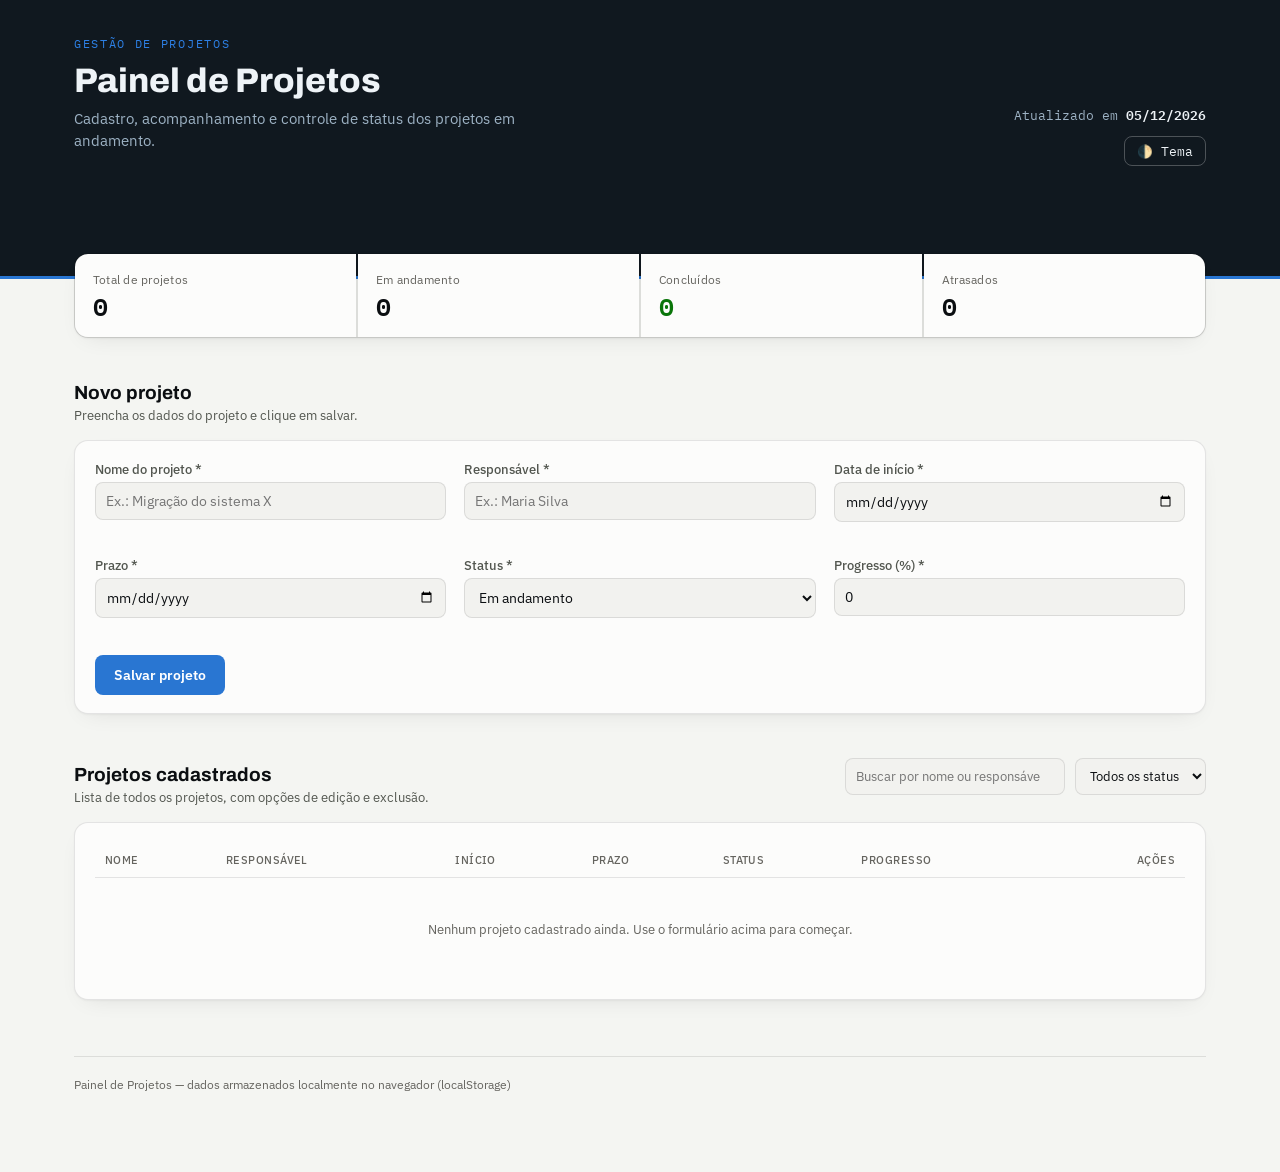
<file: index.html>
<!doctype html>
<html lang="pt-BR">
<head>
<meta charset="UTF-8">
<title>Painel de Projetos</title>
<meta name="viewport" content="width=device-width, initial-scale=1">
<link rel="preconnect" href="https://fonts.googleapis.com">
<link rel="preconnect" href="https://fonts.gstatic.com" crossorigin>
<link href="https://fonts.googleapis.com/css2?family=Archivo:wght@500;600;700;800&family=IBM+Plex+Sans:wght@400;500;600&family=IBM+Plex+Mono:wght@400;500;600&display=swap" rel="stylesheet">
<link rel="stylesheet" href="css/styles.css">
</head>
<body>

<div class="band">
  <div class="wrap">
    <div>
      <p class="eyebrow">Gestão de Projetos</p>
      <h1>Painel de Projetos</h1>
      <p class="sub">Cadastro, acompanhamento e controle de status dos projetos em andamento.</p>
    </div>
    <div class="band-meta">
      <span>Atualizado em <strong id="meta-date">—</strong></span>
      <button id="btn-theme" class="btn-ghost" type="button" title="Alternar tema">🌓 Tema</button>
    </div>
  </div>
</div>

<div class="wrap">
  <div class="kpis" id="kpi-row"></div>

  <section>
    <div class="section-head">
      <div>
        <h2 id="form-title">Novo projeto</h2>
        <p>Preencha os dados do projeto e clique em salvar.</p>
      </div>
    </div>
    <div class="card">
      <form id="project-form" novalidate>
        <input type="hidden" id="project-id">
        <div class="form-grid">
          <div class="field">
            <label for="f-nome">Nome do projeto *</label>
            <input type="text" id="f-nome" maxlength="120" required placeholder="Ex.: Migração do sistema X">
            <span class="error" data-for="f-nome"></span>
          </div>
          <div class="field">
            <label for="f-responsavel">Responsável *</label>
            <input type="text" id="f-responsavel" maxlength="80" required placeholder="Ex.: Maria Silva">
            <span class="error" data-for="f-responsavel"></span>
          </div>
          <div class="field">
            <label for="f-inicio">Data de início *</label>
            <input type="date" id="f-inicio" required>
            <span class="error" data-for="f-inicio"></span>
          </div>
          <div class="field">
            <label for="f-prazo">Prazo *</label>
            <input type="date" id="f-prazo" required>
            <span class="error" data-for="f-prazo"></span>
          </div>
          <div class="field">
            <label for="f-status">Status *</label>
            <select id="f-status" required>
              <option value="planejado">Planejado</option>
              <option value="andamento" selected>Em andamento</option>
              <option value="concluido">Concluído</option>
            </select>
            <span class="error" data-for="f-status"></span>
          </div>
          <div class="field">
            <label for="f-progresso">Progresso (%) *</label>
            <input type="number" id="f-progresso" min="0" max="100" step="1" value="0" required>
            <span class="error" data-for="f-progresso"></span>
          </div>
        </div>
        <div class="form-actions">
          <button type="submit" class="btn-primary" id="btn-submit">Salvar projeto</button>
          <button type="button" class="btn-secondary" id="btn-cancel" hidden>Cancelar edição</button>
          <span class="form-msg" id="form-msg"></span>
        </div>
      </form>
    </div>
  </section>

  <section>
    <div class="section-head">
      <div>
        <h2>Projetos cadastrados</h2>
        <p>Lista de todos os projetos, com opções de edição e exclusão.</p>
      </div>
      <div class="toolbar">
        <label class="sr-only" for="f-search">Buscar por nome ou responsável</label>
        <input type="search" id="f-search" placeholder="Buscar por nome ou responsável…">
        <label class="sr-only" for="f-filter-status">Filtrar por status</label>
        <select id="f-filter-status">
          <option value="">Todos os status</option>
          <option value="planejado">Planejado</option>
          <option value="andamento">Em andamento</option>
          <option value="concluido">Concluído</option>
          <option value="atrasado">Atrasado</option>
        </select>
      </div>
    </div>
    <div class="card">
      <div class="table-wrap">
        <table class="data-table" id="table-projects">
          <thead>
            <tr>
              <th>Nome</th>
              <th>Responsável</th>
              <th>Início</th>
              <th>Prazo</th>
              <th>Status</th>
              <th>Progresso</th>
              <th class="num">Ações</th>
            </tr>
          </thead>
          <tbody id="table-body"></tbody>
        </table>
        <p class="empty-state" id="empty-state" hidden>Nenhum projeto cadastrado ainda. Use o formulário acima para começar.</p>
      </div>
    </div>
  </section>

  <footer>
    <span>Painel de Projetos — dados armazenados localmente no navegador (localStorage)</span>
  </footer>
</div>

<div class="modal-overlay" id="confirm-overlay" hidden>
  <div class="modal" role="dialog" aria-modal="true" aria-labelledby="confirm-title" aria-describedby="confirm-text">
    <h3 id="confirm-title">Excluir projeto</h3>
    <p id="confirm-text">Tem certeza que deseja excluir este projeto? Esta ação não pode ser desfeita.</p>
    <div class="modal-actions">
      <button type="button" class="btn-secondary" id="confirm-cancel">Cancelar</button>
      <button type="button" class="btn-danger" id="confirm-ok">Excluir</button>
    </div>
  </div>
</div>

<div class="toast" id="toast"></div>

<script src="js/storage.js"></script>
<script src="js/app.js"></script>
</body>
</html>
</file>
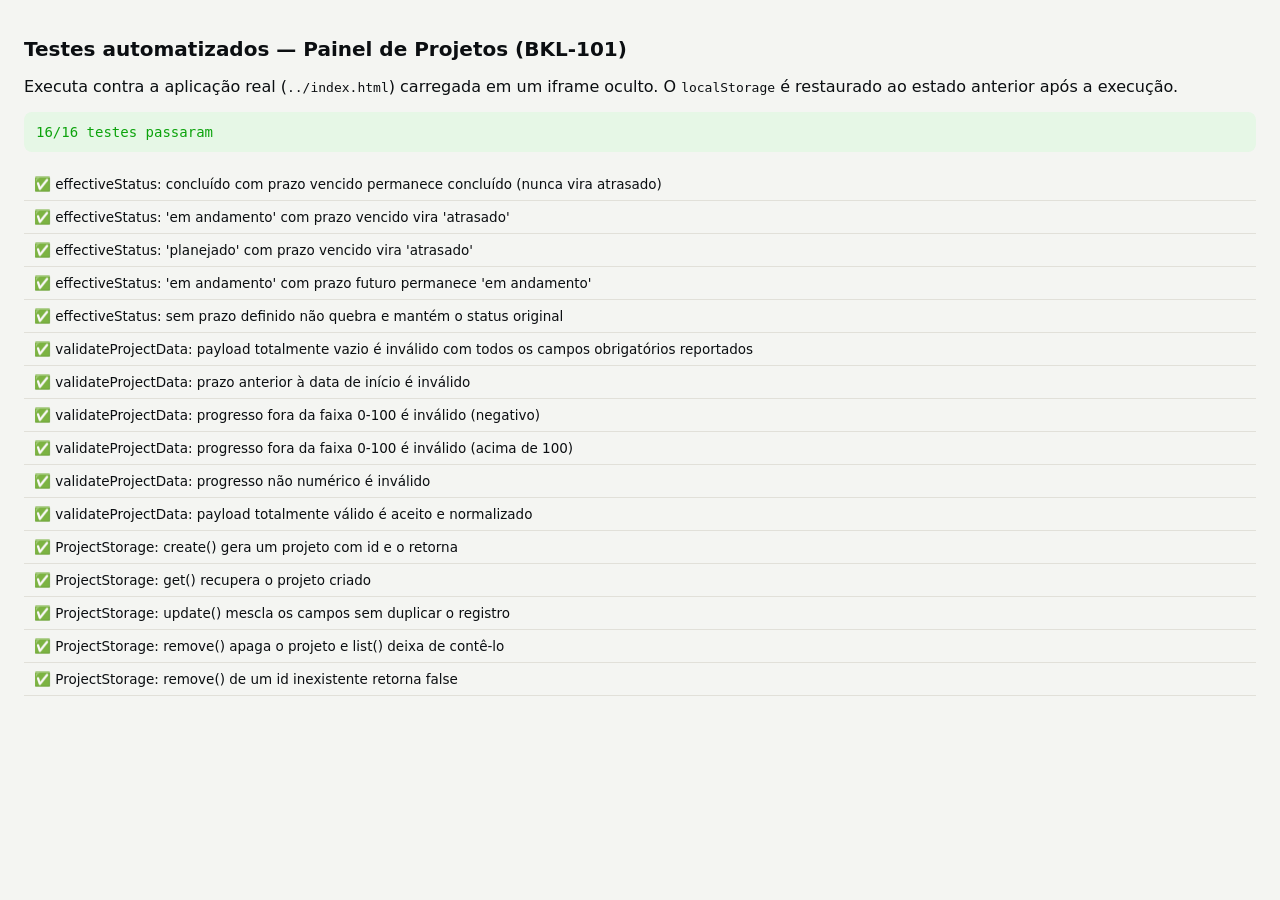
<file: tests/tests.html>
<!doctype html>
<html lang="pt-BR">
<head>
<meta charset="UTF-8">
<title>Testes automatizados — Painel de Projetos</title>
<meta name="viewport" content="width=device-width, initial-scale=1">
<style>
  body { font-family: system-ui, sans-serif; background:#f4f5f2; color:#0b0e11; margin:0; padding:24px; }
  h1 { font-size:20px; }
  #summary { font-family: ui-monospace, monospace; font-size:14px; margin:16px 0; padding:12px; border-radius:8px; }
  #summary.pass { background:#e6f7e6; color:#0ca30c; }
  #summary.fail { background:#fdeaea; color:#d03b3b; }
  ul { list-style:none; padding:0; margin:0; }
  li { padding:8px 10px; border-bottom:1px solid #e1e0d9; font-size:13.5px; }
  li.pass::before { content:"✅ "; }
  li.fail::before { content:"❌ "; }
  li.fail { color:#d03b3b; }
  .error-detail { font-family: ui-monospace, monospace; font-size:12px; color:#a33; margin-top:4px; }
  iframe { display:none; }
</style>
</head>
<body>
  <h1>Testes automatizados — Painel de Projetos (BKL-101)</h1>
  <p>Executa contra a aplicação real (<code>../index.html</code>) carregada em um iframe oculto. O <code>localStorage</code> é restaurado ao estado anterior após a execução.</p>
  <div id="summary">Executando…</div>
  <ul id="result-list"></ul>

  <iframe id="app-frame" src="../index.html"></iframe>

  <script src="test-runner.js"></script>
  <script src="test-cases.js"></script>
  <script>
  (function () {
    "use strict";
    var frame = document.getElementById("app-frame");
    var summaryEl = document.getElementById("summary");
    var listEl = document.getElementById("result-list");

    function render(summary) {
      summaryEl.textContent = summary.passed + "/" + summary.total + " testes passaram" + (summary.failed > 0 ? " — " + summary.failed + " falharam" : "");
      summaryEl.className = summary.failed === 0 ? "pass" : "fail";

      summary.results.forEach(function (r) {
        var li = document.createElement("li");
        li.className = r.pass ? "pass" : "fail";
        li.textContent = r.name;
        if (!r.pass) {
          var detail = document.createElement("div");
          detail.className = "error-detail";
          detail.textContent = r.error;
          li.appendChild(detail);
        }
        listEl.appendChild(li);
      });

      // Linha única e estável para leitura automatizada via console (QA/CI).
      console.log("TEST_SUMMARY total=" + summary.total + " passed=" + summary.passed + " failed=" + summary.failed);
      summary.results.forEach(function (r) {
        if (!r.pass) console.error("TEST_FAILED: " + r.name + " :: " + r.error);
      });
    }

    frame.addEventListener("load", function () {
      var appWindow = frame.contentWindow;
      var STORAGE_KEY = "painel-projetos:v1";
      var backup = appWindow.localStorage.getItem(STORAGE_KEY);
      try {
        var summary = runAllTests(appWindow);
        render(summary);
      } catch (e) {
        summaryEl.textContent = "Erro ao executar a suíte: " + e.message;
        summaryEl.className = "fail";
        console.error("TEST_SUITE_ERROR: " + e.message);
      } finally {
        // Restaura o localStorage exatamente ao estado anterior à execução dos testes, para não afetar dados reais do usuário.
        if (backup === null) {
          appWindow.localStorage.removeItem(STORAGE_KEY);
        } else {
          appWindow.localStorage.setItem(STORAGE_KEY, backup);
        }
      }
    });
  })();
  </script>
</body>
</html>
</file>
<file: css/styles.css>
:root{
  color-scheme: light;
  --page:        #f4f5f2;
  --surface:     #fcfcfb;
  --surface-2:   #f2f2ef;
  --ink:         #0b0e11;
  --ink-2:       #52564f;
  --muted:       #65645f;
  --border:      rgba(11,11,11,0.10);
  --accent:      #2976d2;
  --accent-ink:  #ffffff;
  --accent-badge:#2467b8;
  --eyebrow-ink: #2d80e5;
  --band:        #10181f;
  --band-ink:    #eef3f7;
  --band-ink-2:  #9db2c4;
  --good:        #097509;
  --bad:         #b93535;
  --warn:        #eda100;
  --radius: 14px;
  --shadow: 0 1px 2px rgba(11,11,11,0.04), 0 8px 24px -12px rgba(11,11,11,0.12);
}
:root[data-theme="dark"]{
  color-scheme: dark;
  --page:      #0d0d0d;
  --surface:   #1a1a19;
  --surface-2: #212120;
  --ink:       #ffffff;
  --ink-2:     #c3c2b7;
  --muted:     #8f8d87;
  --border:    rgba(255,255,255,0.10);
  --accent:    #3987e5;
  --accent-ink:#08111a;
  --accent-badge:#478fe7;
  --eyebrow-ink: #3987e5;
  --band:      #05080a;
  --band-ink:  #eef3f7;
  --band-ink-2:#7f97ab;
  --good:      #0ca30c;
  --bad:       #e66767;
  --warn:      #c98500;
}

.sr-only{
  position:absolute; width:1px; height:1px; padding:0; margin:-1px;
  overflow:hidden; clip:rect(0,0,0,0); white-space:nowrap; border:0;
}

*{box-sizing:border-box;}
html,body{margin:0;padding:0;}
body{
  background:var(--page);
  color:var(--ink);
  font-family:"IBM Plex Sans", system-ui, -apple-system, "Segoe UI", sans-serif;
  -webkit-font-smoothing:antialiased;
}
h1,h2,h3{font-family:"Archivo", system-ui, sans-serif; text-wrap:balance; margin:0;}
.mono{font-family:"IBM Plex Mono", ui-monospace, Menlo, Consolas, monospace;}

.wrap{max-width:1180px; margin:0 auto; padding:0 24px 80px;}

/* ---- Header band ---- */
.band{
  background:var(--band);
  color:var(--band-ink);
  padding:36px 0 30px;
  border-bottom:3px solid var(--accent);
}
.band .wrap{display:flex; flex-wrap:wrap; align-items:flex-end; justify-content:space-between; gap:20px;}
.eyebrow{
  font-family:"IBM Plex Mono", monospace;
  font-size:12px; letter-spacing:.14em; text-transform:uppercase;
  color:var(--eyebrow-ink); margin:0 0 10px;
}
.band h1{font-size:clamp(24px,3.4vw,34px); font-weight:800; color:var(--band-ink); line-height:1.15;}
.band .sub{color:var(--band-ink-2); font-size:14.5px; margin-top:8px; max-width:56ch; line-height:1.5;}
.band-meta{
  display:flex; flex-direction:column; align-items:flex-end; gap:10px;
  font-family:"IBM Plex Mono", monospace; color:var(--band-ink-2); font-size:12.5px;
  text-align:right;
}
.band-meta strong{color:var(--band-ink); font-size:13px; font-weight:600;}

.btn-ghost{
  background:transparent; border:1px solid rgba(255,255,255,0.25); color:var(--band-ink);
  border-radius:8px; padding:6px 12px; font-size:12.5px; cursor:pointer; font-family:inherit;
}
.btn-ghost:hover{background:rgba(255,255,255,0.08);}

/* ---- KPI row ---- */
.kpis{
  display:grid; grid-template-columns:repeat(4,1fr); gap:2px;
  background:var(--border);
  border:1px solid var(--border);
  border-radius:var(--radius);
  overflow:hidden;
  margin-top:-26px;
  box-shadow:var(--shadow);
  position:relative; z-index:2;
}
.kpi{
  background:var(--surface);
  padding:18px 18px 16px;
  display:flex; flex-direction:column; gap:6px; min-width:0;
}
.kpi .label{font-size:12px; color:var(--muted); letter-spacing:.02em;}
.kpi .value{
  font-family:"IBM Plex Mono", monospace; font-weight:600;
  font-size:clamp(19px,2vw,25px); line-height:1.1; color:var(--ink);
}
.kpi .note{font-size:11.5px; color:var(--muted); line-height:1.4;}
.kpi.warn .value{color:var(--bad);}
.kpi.good .value{color:var(--good);}

/* ---- Sections ---- */
section{margin-top:44px;}
.section-head{display:flex; align-items:baseline; justify-content:space-between; gap:16px; margin-bottom:16px; flex-wrap:wrap;}
.section-head h2{font-size:19px; font-weight:700;}
.section-head p{margin:4px 0 0; font-size:13px; color:var(--ink-2); max-width:62ch;}

.card{
  background:var(--surface);
  border:1px solid var(--border);
  border-radius:var(--radius);
  padding:20px 20px 18px;
  box-shadow:var(--shadow);
  min-width:0;
}

/* ---- Form ---- */
.form-grid{display:grid; grid-template-columns:repeat(3,1fr); gap:16px 18px;}
.field{display:flex; flex-direction:column; gap:5px; min-width:0;}
.field label{font-size:12.5px; color:var(--ink-2); font-weight:500;}
.field input, .field select{
  background:var(--surface-2); color:var(--ink); border:1px solid var(--border);
  border-radius:8px; padding:9px 10px; font-size:13.5px; font-family:inherit;
}
.field input:focus, .field select:focus{outline:2px solid var(--accent); outline-offset:1px;}
.field .error{font-size:11.5px; color:var(--bad); min-height:14px;}
.field.invalid input, .field.invalid select{border-color:var(--bad);}

.form-actions{display:flex; align-items:center; gap:12px; margin-top:18px; flex-wrap:wrap;}
.btn-primary, .btn-secondary, .btn-danger{
  border-radius:8px; padding:10px 18px; font-size:13.5px; font-weight:600; cursor:pointer;
  font-family:inherit; border:1px solid transparent;
}
.btn-primary{background:var(--accent); color:var(--accent-ink);}
.btn-primary:hover{filter:brightness(1.05);}
.btn-secondary{background:var(--surface-2); color:var(--ink); border-color:var(--border);}
.btn-secondary:hover{background:var(--border);}
.btn-danger{background:var(--bad); color:#fff;}
.btn-danger:hover{filter:brightness(1.06);}
.form-msg{font-size:12.5px; color:var(--good);}
.form-msg.error{color:var(--bad);}

/* ---- Toolbar ---- */
.toolbar{display:flex; gap:10px; flex-wrap:wrap;}
.toolbar input, .toolbar select{
  background:var(--surface-2); color:var(--ink); border:1px solid var(--border);
  border-radius:8px; padding:8px 10px; font-size:13px; font-family:inherit;
}
.toolbar input{min-width:220px;}

/* ---- Table ---- */
table.data-table{width:100%; border-collapse:collapse; font-size:12.5px;}
table.data-table th, table.data-table td{text-align:left; padding:10px 10px; border-bottom:1px solid var(--border); vertical-align:middle;}
table.data-table th{color:var(--muted); font-weight:500; font-size:11px; text-transform:uppercase; letter-spacing:.04em;}
table.data-table td.num, table.data-table th.num{text-align:right;}
table.data-table tr:last-child td{border-bottom:none;}
.table-wrap{overflow-x:auto; -webkit-overflow-scrolling:touch;}
.empty-state{text-align:center; color:var(--muted); font-size:13px; padding:30px 0;}

.badge{
  display:inline-flex; align-items:center; gap:5px; padding:3px 9px; border-radius:999px;
  font-size:11.5px; font-weight:600; white-space:nowrap;
}
.badge.planejado{background:rgba(137,135,129,0.12); color:var(--muted);}
.badge.andamento{background:rgba(42,120,214,0.15); color:var(--accent-badge);}
.badge.concluido{background:rgba(12,163,12,0.12); color:var(--good);}
.badge.atrasado{background:rgba(208,59,59,0.15); color:var(--bad);}

.progress-bar{width:100px; height:8px; background:var(--surface-2); border-radius:4px; overflow:hidden; display:inline-block; vertical-align:middle; margin-right:8px;}
.progress-bar > span{display:block; height:100%; background:var(--accent);}
.progress-cell{display:flex; align-items:center; gap:4px;}

.row-actions{display:flex; gap:8px; justify-content:flex-end;}
.icon-btn{
  background:transparent; border:1px solid var(--border); border-radius:6px; cursor:pointer;
  padding:5px 9px; font-size:12px; color:var(--ink-2); font-family:inherit;
}
.icon-btn:hover{background:var(--surface-2); color:var(--ink);}
.icon-btn.danger:hover{border-color:var(--bad); color:var(--bad);}

footer{margin-top:56px; padding-top:20px; border-top:1px solid var(--border); font-size:12px; color:var(--muted);}

/* ---- Modal ---- */
.modal-overlay{
  position:fixed; inset:0; background:rgba(0,0,0,0.45); display:flex; align-items:center; justify-content:center; z-index:20;
}
.modal-overlay[hidden]{display:none;}
.modal{background:var(--surface); border-radius:var(--radius); padding:22px; max-width:360px; width:90%; box-shadow:var(--shadow); border:1px solid var(--border);}
.modal h3{font-size:16px; margin-bottom:8px;}
.modal p{font-size:13.5px; color:var(--ink-2); line-height:1.5; margin:0 0 18px;}
.modal-actions{display:flex; justify-content:flex-end; gap:10px;}

/* ---- Toast ---- */
.toast{
  position:fixed; bottom:20px; right:20px; background:var(--band); color:var(--band-ink);
  padding:12px 18px; border-radius:10px; font-size:13px; box-shadow:var(--shadow);
  opacity:0; transform:translateY(10px); transition:opacity .2s ease, transform .2s ease;
  pointer-events:none; z-index:30;
}
.toast.show{opacity:1; transform:translateY(0);}

@media (max-width: 900px){
  .kpis{grid-template-columns:repeat(2,1fr);}
  .form-grid{grid-template-columns:1fr 1fr;}
}
@media (max-width: 560px){
  .form-grid{grid-template-columns:1fr;}
  .band-meta{align-items:flex-start;}
}
@media (prefers-reduced-motion: reduce){
  *{transition:none !important; animation:none !important;}
}
</file>
